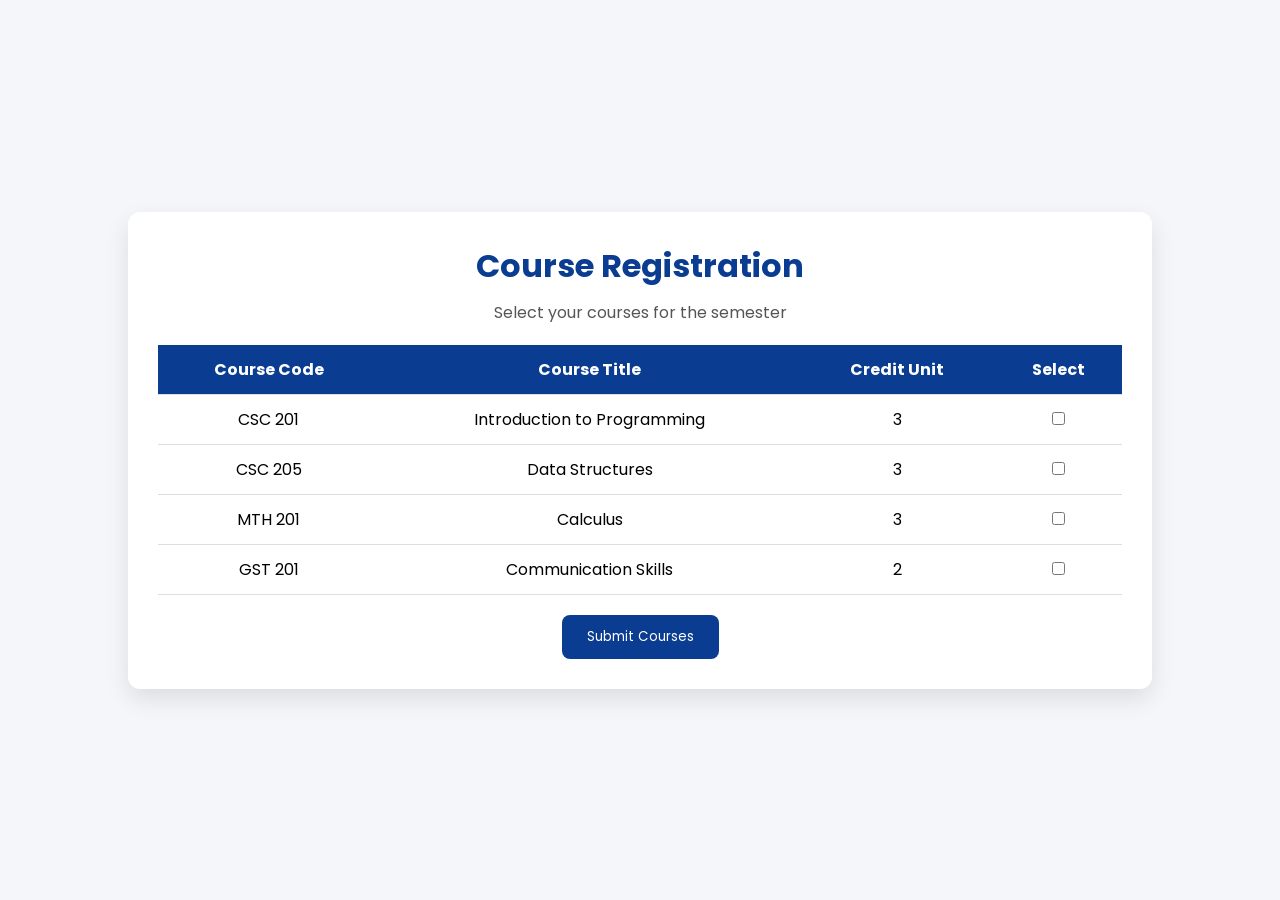
<file: courses.html>
<!DOCTYPE html>
<html lang="en">
<head>
<meta charset="UTF-8">
<meta name="viewport" content="width=device-width, initial-scale=1.0">
<title>Course Registration</title>

<link rel="stylesheet" href="courses.css">
<link href="https://fonts.googleapis.com/css2?family=Poppins:wght@300;400;500;600;700&display=swap" rel="stylesheet">
</head>

<body>

<div class="container">

    <h1>Course Registration</h1>
    <p>Select your courses for the semester</p>

    <table>

        <tr>
            <th>Course Code</th>
            <th>Course Title</th>
            <th>Credit Unit</th>
            <th>Select</th>
        </tr>

        <tr>
            <td>CSC 201</td>
            <td>Introduction to Programming</td>
            <td>3</td>
            <td><input type="checkbox"></td>
        </tr>

        <tr>
            <td>CSC 205</td>
            <td>Data Structures</td>
            <td>3</td>
            <td><input type="checkbox"></td>
        </tr>

        <tr>
            <td>MTH 201</td>
            <td>Calculus</td>
            <td>3</td>
            <td><input type="checkbox"></td>
        </tr>

        <tr>
            <td>GST 201</td>
            <td>Communication Skills</td>
            <td>2</td>
            <td><input type="checkbox"></td>
        </tr>

    </table>

    <button>Submit Courses</button>

</div>

</body>
</html>
</file>
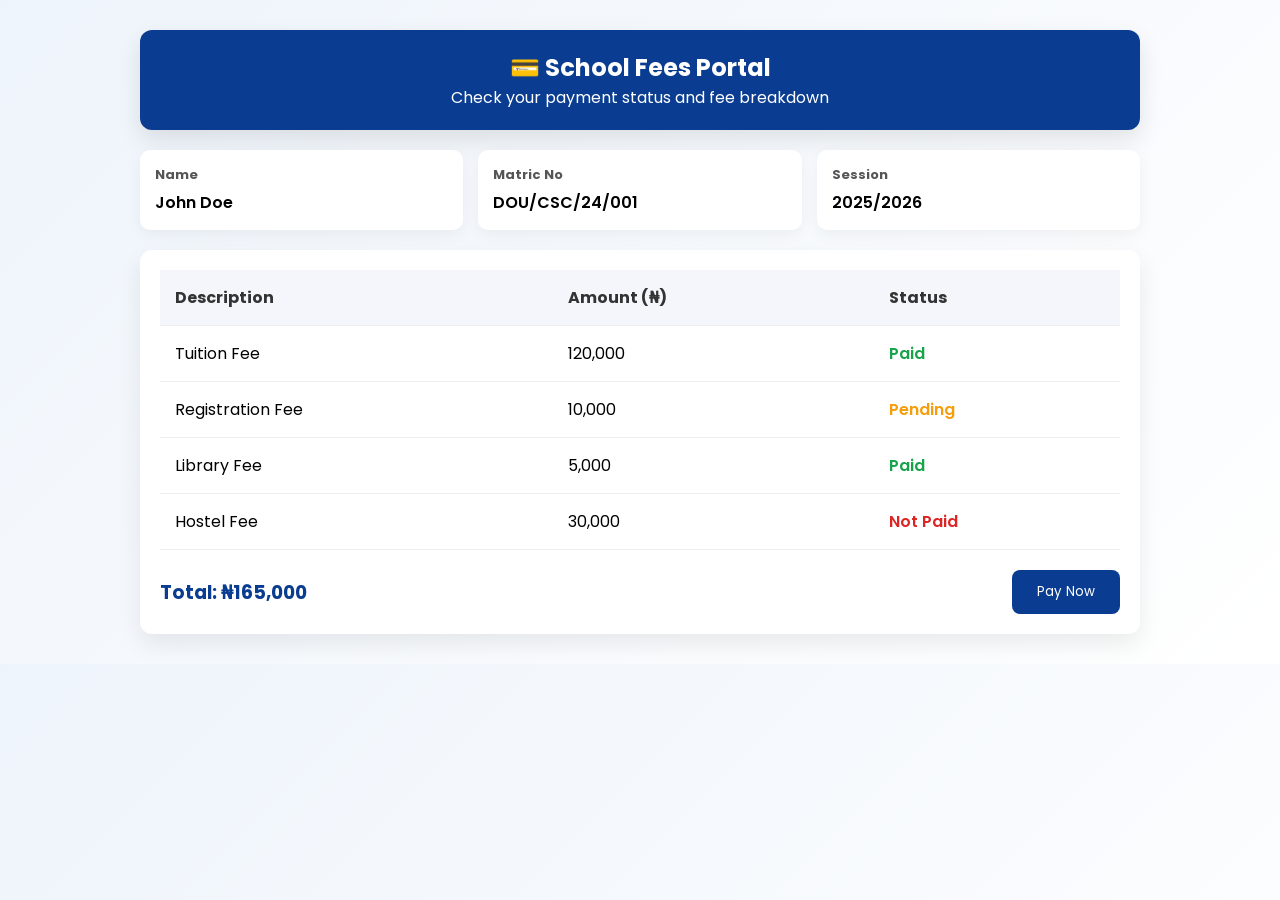
<file: fees.html>
<!DOCTYPE html>
<html lang="en">
<head>
<meta charset="UTF-8">
<meta name="viewport" content="width=device-width, initial-scale=1.0">
<title>Student Fees</title>

<link rel="stylesheet" href="fees.css">
<link href="https://fonts.googleapis.com/css2?family=Poppins:wght@300;400;500;600;700&display=swap" rel="stylesheet">
</head>

<body>

<div class="container">

    <div class="header">
        <h2>💳 School Fees Portal</h2>
        <p>Check your payment status and fee breakdown</p>
    </div>

    <div class="student-info">
        <div>
            <h4>Name</h4>
            <p>John Doe</p>
        </div>

        <div>
            <h4>Matric No</h4>
            <p>DOU/CSC/24/001</p>
        </div>

        <div>
            <h4>Session</h4>
            <p>2025/2026</p>
        </div>
    </div>

    <div class="fee-card">

        <table>
            <thead>
                <tr>
                    <th>Description</th>
                    <th>Amount (₦)</th>
                    <th>Status</th>
                </tr>
            </thead>

            <tbody>
                <tr>
                    <td>Tuition Fee</td>
                    <td>120,000</td>
                    <td><span class="paid">Paid</span></td>
                </tr>

                <tr>
                    <td>Registration Fee</td>
                    <td>10,000</td>
                    <td><span class="pending">Pending</span></td>
                </tr>

                <tr>
                    <td>Library Fee</td>
                    <td>5,000</td>
                    <td><span class="paid">Paid</span></td>
                </tr>

                <tr>
                    <td>Hostel Fee</td>
                    <td>30,000</td>
                    <td><span class="not-paid">Not Paid</span></td>
                </tr>
            </tbody>
        </table>

        <div class="total">
            <h3>Total: ₦165,000</h3>
            <button>Pay Now</button>
        </div>

    </div>

</div>

</body>
</html>
</file>
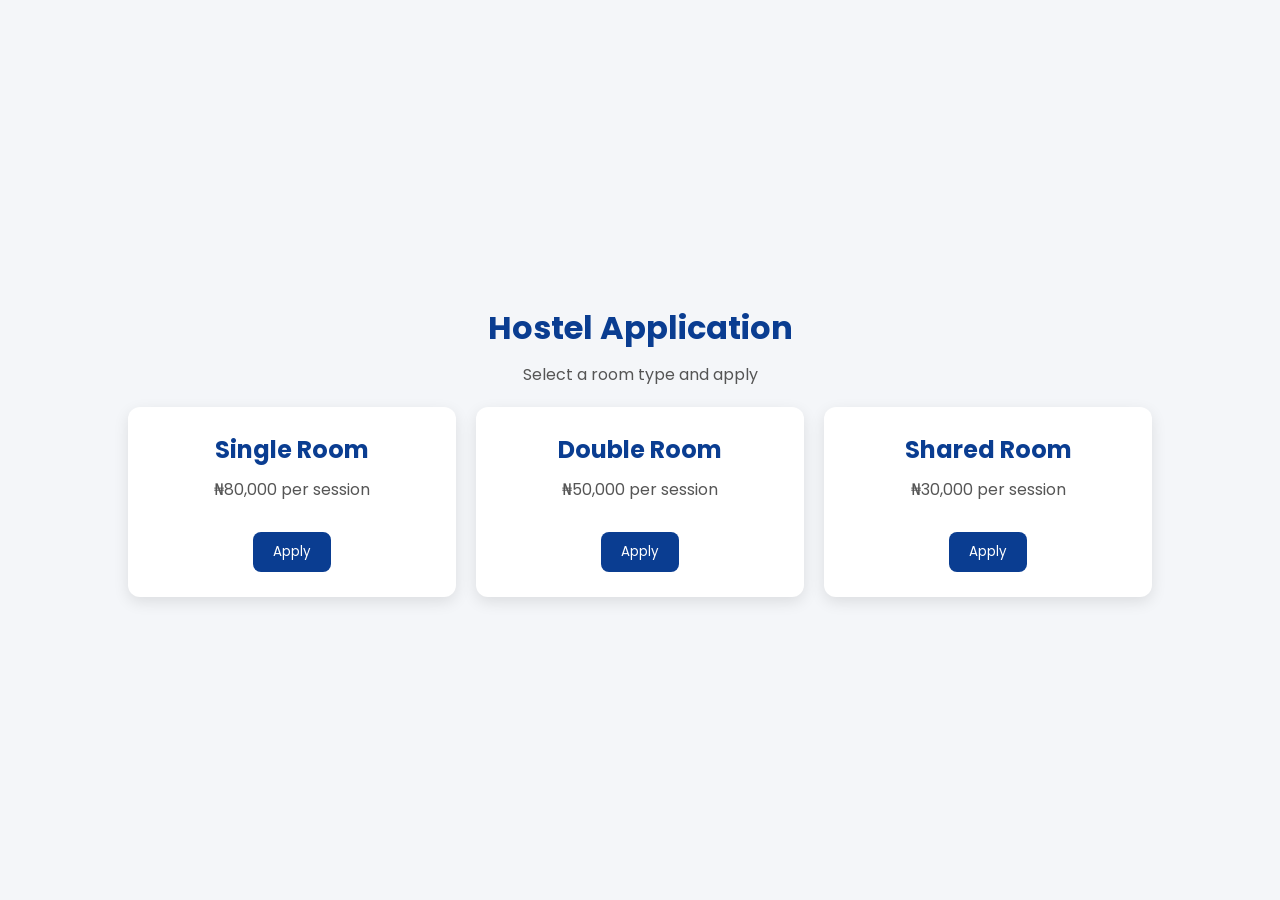
<file: hostel.html>
<!DOCTYPE html>
<html lang="en">
<head>
<meta charset="UTF-8">
<meta name="viewport" content="width=device-width, initial-scale=1.0">
<title>Hostel Application</title>

<link rel="stylesheet" href="hostel.css">
<link href="https://fonts.googleapis.com/css2?family=Poppins:wght@300;400;500;600;700&display=swap" rel="stylesheet">
</head>

<body>

<div class="container">

    <h1>Hostel Application</h1>
    <p>Select a room type and apply</p>

    <div class="cards">

        <div class="card">
            <h2>Single Room</h2>
            <p>₦80,000 per session</p>
            <button>Apply</button>
        </div>

        <div class="card">
            <h2>Double Room</h2>
            <p>₦50,000 per session</p>
            <button>Apply</button>
        </div>

        <div class="card">
            <h2>Shared Room</h2>
            <p>₦30,000 per session</p>
            <button>Apply</button>
        </div>

    </div>

</div>

</body>
</html>
</file>
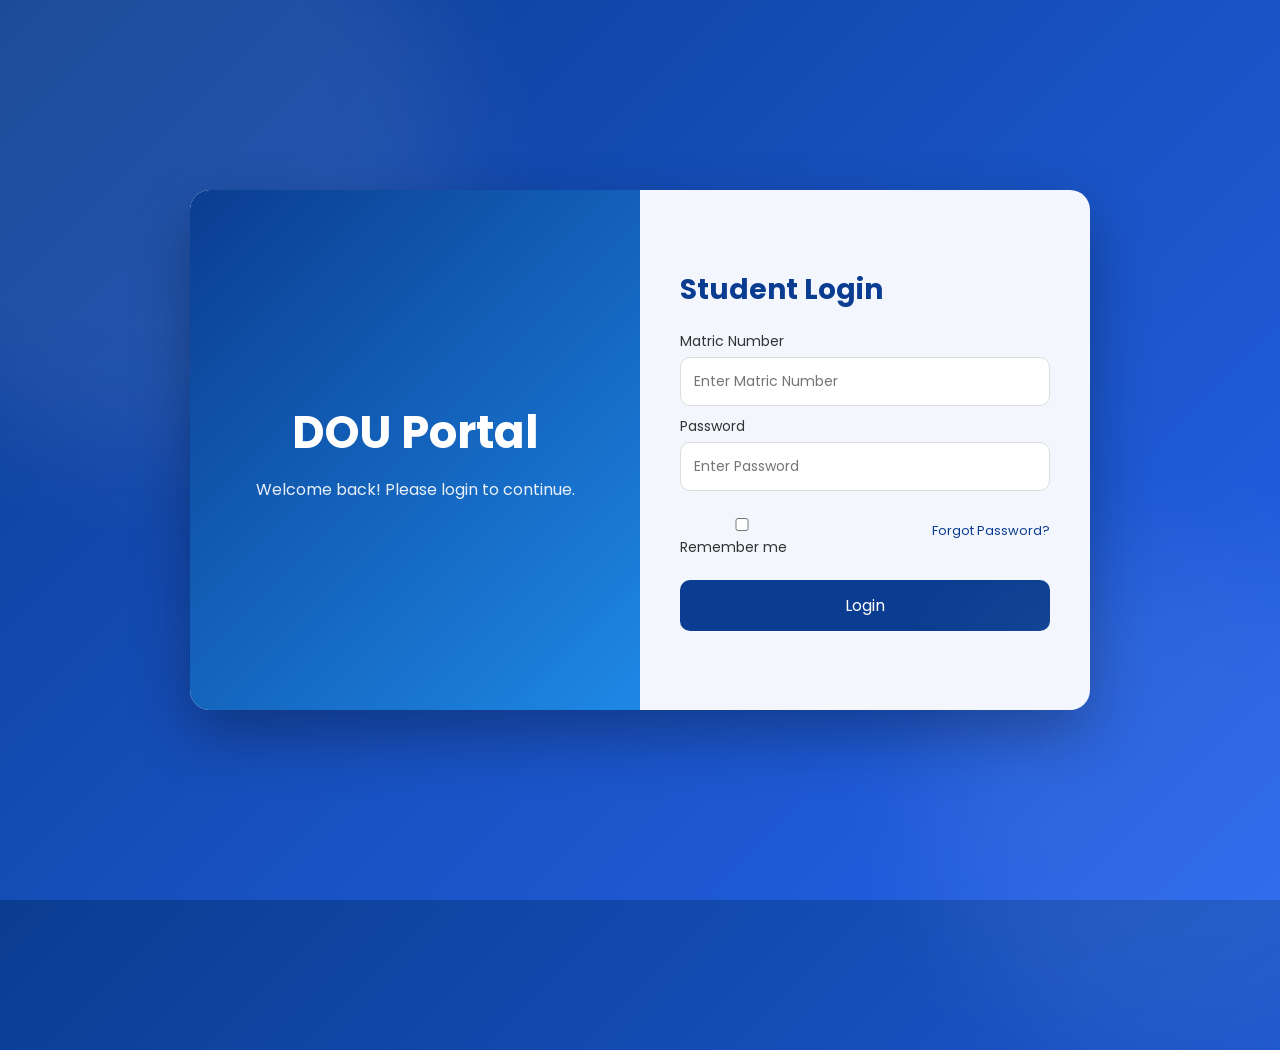
<file: login.html>
<!DOCTYPE html>
<html lang="en">
<head>
    <meta charset="UTF-8">
    <meta name="viewport" content="width=device-width, initial-scale=1.0">
    <title>DOU Login Portal</title>

    <link rel="stylesheet" href="login.css">

    <link href="https://fonts.googleapis.com/css2?family=Poppins:wght@300;400;500;600;700&display=swap" rel="stylesheet">
</head>

<body>

<div class="container">

    <div class="left">
        <h1>DOU Portal</h1>
        <p>Welcome back! Please login to continue.</p>
    </div>

    <div class="right">

        <form id="loginForm">

            <h2>Student Login</h2>

            <label>Matric Number</label>
            <input type="text" id="matric" placeholder="Enter Matric Number" required>

            <label>Password</label>
            <input type="password" id="password" placeholder="Enter Password" required>

            <div class="options">
                <label>
                    <input type="checkbox"> Remember me
                </label>

                <a href="#">Forgot Password?</a>
            </div>

            <button type="submit">Login</button>

        </form>

    </div>

</div>

<script src="login.js"></script>

</body>
</html>
</file>
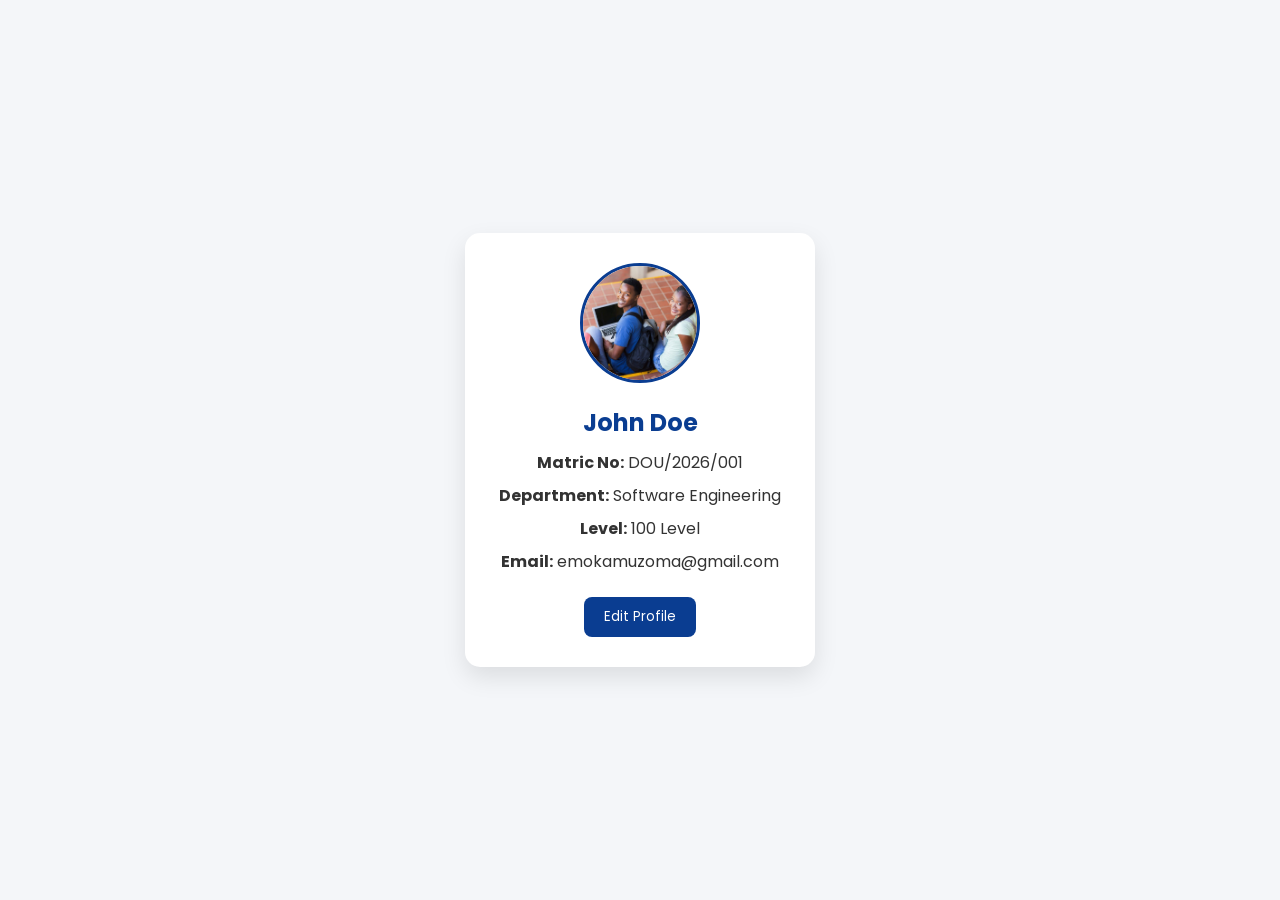
<file: profile.html>
<!DOCTYPE html>
<html lang="en">
<head>
<meta charset="UTF-8">
<meta name="viewport" content="width=device-width, initial-scale=1.0">
<title>Student Profile</title>

<link rel="stylesheet" href="profile.css">

<link href="https://fonts.googleapis.com/css2?family=Poppins:wght@300;400;500;600;700&display=swap" rel="stylesheet">
</head>

<body>

<div class="container">

    <div class="card">

        <img src="images/student.jpg" alt="Student Photo">

        <h2>John Doe</h2>

        <p><strong>Matric No:</strong> DOU/2026/001</p>
        <p><strong>Department:</strong> Software Engineering</p>
        <p><strong>Level:</strong> 100 Level</p>
        <p><strong>Email:</strong> emokamuzoma@gmail.com</p>

        <button>Edit Profile</button>

    </div>

</div>

</body>
</html>
</file>
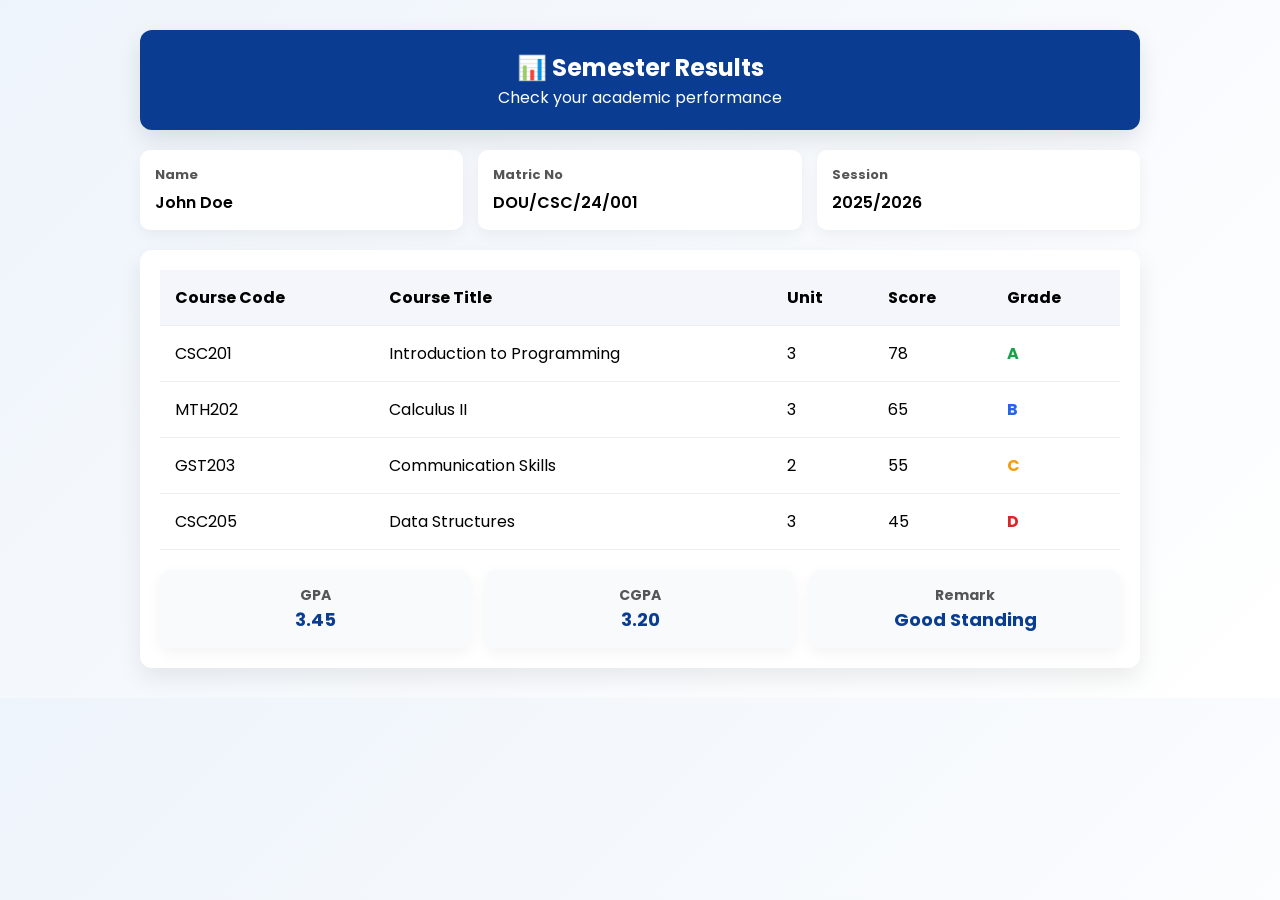
<file: results.html>
<!DOCTYPE html>
<html lang="en">
<head>
<meta charset="UTF-8">
<meta name="viewport" content="width=device-width, initial-scale=1.0">
<title>Student Results</title>

<link rel="stylesheet" href="results.css">
<link href="https://fonts.googleapis.com/css2?family=Poppins:wght@300;400;500;600;700&display=swap" rel="stylesheet">
</head>

<body>

<div class="container">

    <div class="header">
        <h2>📊 Semester Results</h2>
        <p>Check your academic performance</p>
    </div>

    <div class="student-info">

        <div>
            <h4>Name</h4>
            <p>John Doe</p>
        </div>

        <div>
            <h4>Matric No</h4>
            <p>DOU/CSC/24/001</p>
        </div>

        <div>
            <h4>Session</h4>
            <p>2025/2026</p>
        </div>

    </div>

    <div class="result-card">

        <table>

            <thead>
                <tr>
                    <th>Course Code</th>
                    <th>Course Title</th>
                    <th>Unit</th>
                    <th>Score</th>
                    <th>Grade</th>
                </tr>
            </thead>

            <tbody>
                <tr>
                    <td>CSC201</td>
                    <td>Introduction to Programming</td>
                    <td>3</td>
                    <td>78</td>
                    <td class="A">A</td>
                </tr>

                <tr>
                    <td>MTH202</td>
                    <td>Calculus II</td>
                    <td>3</td>
                    <td>65</td>
                    <td class="B">B</td>
                </tr>

                <tr>
                    <td>GST203</td>
                    <td>Communication Skills</td>
                    <td>2</td>
                    <td>55</td>
                    <td class="C">C</td>
                </tr>

                <tr>
                    <td>CSC205</td>
                    <td>Data Structures</td>
                    <td>3</td>
                    <td>45</td>
                    <td class="D">D</td>
                </tr>

            </tbody>

        </table>

        <div class="summary">
            <div class="box">
                <h3>GPA</h3>
                <p>3.45</p>
            </div>

            <div class="box">
                <h3>CGPA</h3>
                <p>3.20</p>
            </div>

            <div class="box">
                <h3>Remark</h3>
                <p>Good Standing</p>
            </div>
        </div>

    </div>

</div>

</body>
</html>
</file>
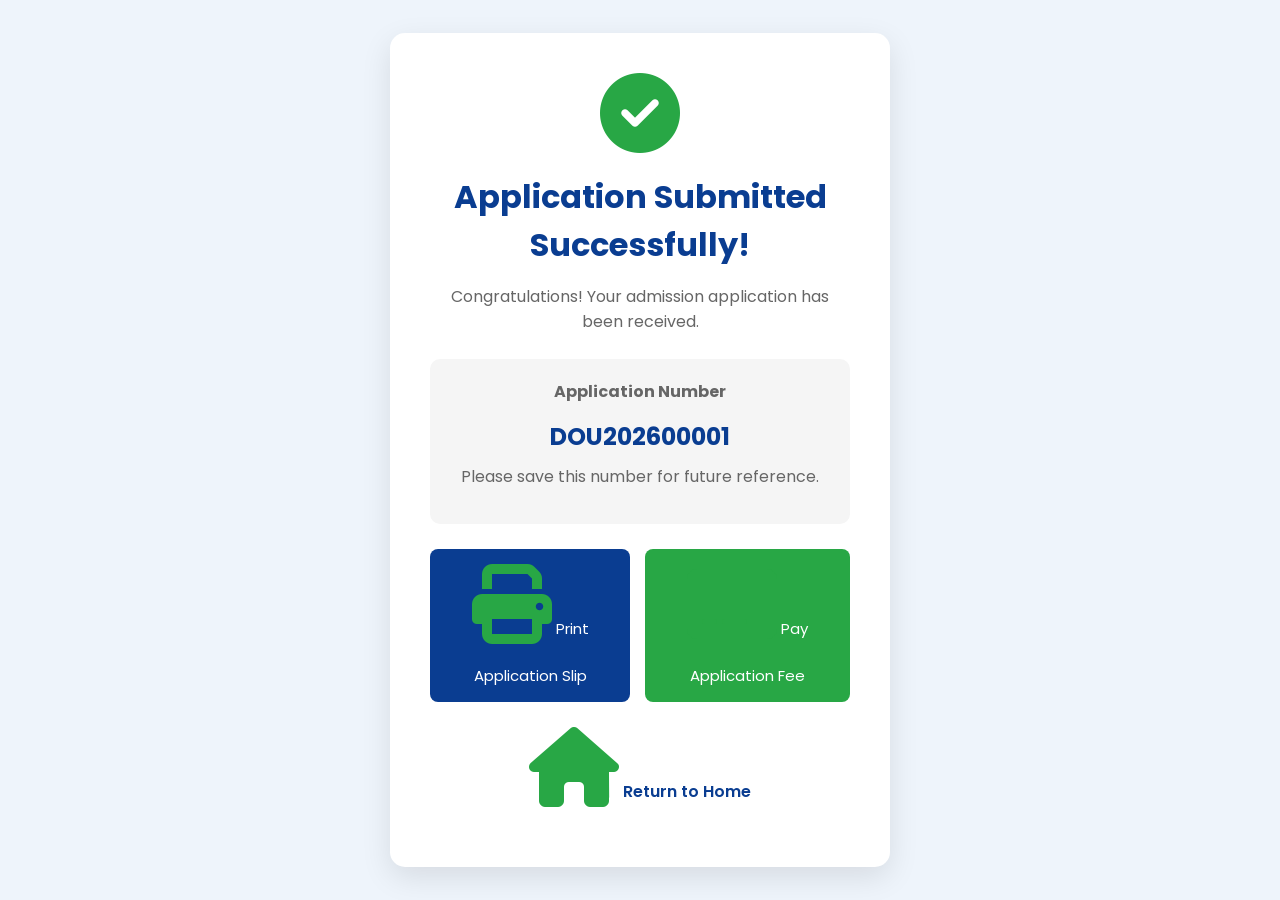
<file: success.html>
<!DOCTYPE html>
<html lang="en">
<head>
<meta charset="UTF-8">
<meta name="viewport" content="width=device-width, initial-scale=1.0">
<title>Application Submitted</title>

<link rel="stylesheet" href="success.css">

<link href="https://fonts.googleapis.com/css2?family=Poppins:wght@300;400;500;600;700&display=swap" rel="stylesheet">

<link rel="stylesheet"
href="https://cdnjs.cloudflare.com/ajax/libs/font-awesome/6.5.2/css/all.min.css">

</head>

<body>

<div class="success-box">

<i class="fa-solid fa-circle-check"></i>

<h1>Application Submitted Successfully!</h1>

<p>
Congratulations! Your admission application has been received.
</p>

<div class="details">

<p><strong>Application Number</strong></p>

<h2>DOU202600001</h2>

<p>Please save this number for future reference.</p>

</div>

<div class="buttons">

<a href="#">
<button class="print">
<i class="fa-solid fa-print"></i>
Print Application Slip
</button>
</a>

<a href="#">
<button class="pay">
<i class="fa-solid fa-credit-card"></i>
Pay Application Fee
</button>
</a>

</div>

<a href="index.html" class="home">
<i class="fa-solid fa-house"></i>
Return to Home
</a>

</div>

</body>
</html>
</file>
<file: courses.css>
*{
margin:0;
padding:0;
box-sizing:border-box;
font-family:Poppins,sans-serif;
}

body{
background:#f4f6f9;
display:flex;
justify-content:center;
align-items:center;
min-height:100vh;
}

.container{
background:white;
padding:30px;
border-radius:12px;
width:80%;
box-shadow:0 10px 25px rgba(0,0,0,0.1);
text-align:center;
}
button{
    transition:0.3s;
}
*{
    transition:all 0.2s ease-in-out;
}

button:hover{
    transform:scale(1.05);
}

h1{
color:#0a3d91;
margin-bottom:10px;
}

p{
margin-bottom:20px;
color:#555;
}

table{
width:100%;
border-collapse:collapse;
margin-bottom:20px;
}

th,td{
padding:12px;
border-bottom:1px solid #ddd;
text-align:center;
}

th{
background:#0a3d91;
color:white;
}

button{
padding:12px 25px;
background:#0a3d91;
color:white;
border:none;
border-radius:8px;
cursor:pointer;
transition:0.3s;
}

button:hover{
background:#062d6d;
}
</file>
<file: fees.css>
*{
    margin:0;
    padding:0;
    box-sizing:border-box;
    font-family:'Poppins',sans-serif;
}

body{
    background:linear-gradient(135deg,#eef4fb,#ffffff);
    padding:30px;
}

/* MAIN CONTAINER */
.container{
    max-width:1000px;
    margin:auto;
}

/* HEADER */
.header{
    background:#0a3d91;
    color:white;
    padding:20px;
    border-radius:12px;
    text-align:center;
    margin-bottom:20px;
    box-shadow:0 10px 25px rgba(0,0,0,0.1);
}

/* STUDENT INFO */
.student-info{
    display:flex;
    justify-content:space-between;
    gap:15px;
    margin-bottom:20px;
}

.student-info div{
    flex:1;
    background:white;
    padding:15px;
    border-radius:10px;
    box-shadow:0 5px 15px rgba(0,0,0,0.05);
}

.student-info h4{
    color:#555;
    font-size:13px;
}

.student-info p{
    font-weight:600;
    margin-top:5px;
}

/* FEE CARD */
.fee-card{
    background:white;
    padding:20px;
    border-radius:12px;
    box-shadow:0 10px 25px rgba(0,0,0,0.08);
}

/* TABLE */
table{
    width:100%;
    border-collapse:collapse;
}

th, td{
    padding:15px;
    text-align:left;
    border-bottom:1px solid #eee;
}

th{
    background:#f4f6fb;
    color:#333;
}

/* STATUS BADGES */
.paid{
    color:#16a34a;
    font-weight:600;
}

.pending{
    color:#f59e0b;
    font-weight:600;
}

.not-paid{
    color:#dc2626;
    font-weight:600;
}

/* TOTAL SECTION */
.total{
    margin-top:20px;
    display:flex;
    justify-content:space-between;
    align-items:center;
}

.total h3{
    color:#0a3d91;
}

button{
    background:#0a3d91;
    color:white;
    border:none;
    padding:12px 25px;
    border-radius:8px;
    cursor:pointer;
    transition:0.3s;
}

button:hover{
    background:#062d6d;
    transform:translateY(-3px);
}

/* RESPONSIVE */
@media(max-width:768px){
    .student-info{
        flex-direction:column;
    }

    table{
        font-size:14px;
    }

    .total{
        flex-direction:column;
        gap:10px;
    }
}
</file>
<file: hostel.css>
*{
margin:0;
padding:0;
box-sizing:border-box;
font-family:Poppins,sans-serif;
}

body{
background:#f4f6f9;
display:flex;
justify-content:center;
align-items:center;
min-height:100vh;
}

.container{
width:80%;
text-align:center;
}

h1{
color:#0a3d91;
margin-bottom:10px;
}

p{
margin-bottom:20px;
color:#555;
}

.cards{
display:grid;
grid-template-columns:repeat(auto-fit,minmax(200px,1fr));
gap:20px;
}

.card{
background:white;
padding:25px;
border-radius:12px;
box-shadow:0 5px 15px rgba(0,0,0,0.1);
transition:0.3s;
}

.card:hover{
transform:translateY(-8px);
}

.card h2{
color:#0a3d91;
margin-bottom:10px;
}
button{
    transition:0.3s;
}
*{
    transition:all 0.2s ease-in-out;
}
button:hover{
    transform:scale(1.05);
}

button{
margin-top:10px;
padding:10px 20px;
border:none;
background:#0a3d91;
color:white;
border-radius:8px;
cursor:pointer;
}

button:hover{
background:#062d6d;
}
</file>
<file: login.css>
*{
    margin:0;
    padding:0;
    box-sizing:border-box;
    font-family:'Poppins',sans-serif;
}

body{
    height:100vh;
    display:flex;
    justify-content:center;
    align-items:center;
    background:linear-gradient(135deg,#0a3d91,#2563eb);
    overflow:hidden;
}

/* floating background glow */
body::before{
    content:"";
    position:absolute;
    width:600px;
    height:600px;
    background:rgba(255,255,255,0.08);
    border-radius:50%;
    top:-150px;
    left:-150px;
    filter:blur(60px);
}

body::after{
    content:"";
    position:absolute;
    width:500px;
    height:500px;
    background:rgba(255,255,255,0.06);
    border-radius:50%;
    bottom:-150px;
    right:-150px;
    filter:blur(60px);
}

/* MAIN CONTAINER */
.container{
    width:900px;
    height:520px;
    display:flex;
    background:rgba(255,255,255,0.95);
    backdrop-filter:blur(10px);
    border-radius:20px;
    overflow:hidden;
    box-shadow:0 25px 60px rgba(0,0,0,0.3);
    animation:fadeIn 0.8s ease;
}

/* LEFT SIDE */
.left{
    flex:1;
    background:linear-gradient(135deg,#0a3d91,#1e88e5);
    color:white;
    display:flex;
    flex-direction:column;
    justify-content:center;
    align-items:center;
    padding:40px;
    text-align:center;
}

.left h1{
    font-size:45px;
    margin-bottom:10px;
    animation:slideLeft 1s ease;
}

.left p{
    font-size:16px;
    opacity:0.9;
    animation:slideLeft 1.2s ease;
}

/* RIGHT SIDE */
.right{
    flex:1;
    display:flex;
    justify-content:center;
    align-items:center;
    padding:40px;
}

/* FORM */
form{
    width:100%;
    animation:slideRight 0.8s ease;
}

form h2{
    margin-bottom:20px;
    color:#0a3d91;
    font-size:28px;
}

/* LABELS */
label{
    display:block;
    margin-top:10px;
    font-size:14px;
    color:#333;
}

/* INPUTS */
input{
    width:100%;
    padding:13px;
    margin-top:5px;
    border:1px solid #ddd;
    border-radius:10px;
    outline:none;
    transition:0.3s;
    font-size:14px;
}

input:focus{
    border-color:#0a3d91;
    box-shadow:0 0 10px rgba(10,61,145,0.2);
}

/* OPTIONS */
.options{
    display:flex;
    justify-content:space-between;
    align-items:center;
    margin:12px 0;
    font-size:13px;
}

.options a{
    text-decoration:none;
    color:#0a3d91;
}

/* BUTTON */
button{
    width:100%;
    padding:13px;
    background:#0a3d91;
    color:white;
    border:none;
    border-radius:10px;
    margin-top:10px;
    cursor:pointer;
    font-size:16px;
    transition:0.3s;
}

button:hover{
    background:#062d6d;
    transform:translateY(-3px);
    box-shadow:0 10px 20px rgba(0,0,0,0.2);
}

/* ANIMATIONS */
@keyframes fadeIn{
    from{opacity:0; transform:scale(0.95);}
    to{opacity:1; transform:scale(1);}
}

@keyframes slideLeft{
    from{opacity:0; transform:translateX(-40px);}
    to{opacity:1; transform:translateX(0);}
}

@keyframes slideRight{
    from{opacity:0; transform:translateX(40px);}
    to{opacity:1; transform:translateX(0);}
}

/* RESPONSIVE */
@media (max-width:768px){
    .container{
        flex-direction:column;
        width:90%;
        height:auto;
    }

    .left, .right{
        padding:30px;
    }
}
</file>
<file: profile.css>
*{
margin:0;
padding:0;
box-sizing:border-box;
font-family:Poppins,sans-serif;
}

body{
height:100vh;
display:flex;
justify-content:center;
align-items:center;
background:#f4f6f9;
}

.container{
width:100%;
display:flex;
justify-content:center;
align-items:center;
}

.card{
background:white;
width:350px;
padding:30px;
border-radius:15px;
text-align:center;
box-shadow:0 10px 25px rgba(0,0,0,0.1);
transition:0.3s;
}

.card:hover{
transform:translateY(-5px);
}

.card img{
width:120px;
height:120px;
border-radius:50%;
object-fit:cover;
margin-bottom:15px;
border:3px solid #0a3d91;
}

h2{
margin-bottom:10px;
color:#0a3d91;
}

p{
margin:8px 0;
color:#333;
}
button{
    transition:0.3s;
}
*{
    transition:all 0.2s ease-in-out;
}
button:hover{
    transform:scale(1.05);
}
button{
margin-top:15px;
padding:10px 20px;
border:none;
background:#0a3d91;
color:white;
border-radius:8px;
cursor:pointer;
transition:0.3s;
}

button:hover{
background:#062d6d;
}
</file>
<file: results.css>
*{
    margin:0;
    padding:0;
    box-sizing:border-box;
    font-family:'Poppins',sans-serif;
}

body{
    background:linear-gradient(135deg,#eef4fb,#ffffff);
    padding:30px;
}

/* CONTAINER */
.container{
    max-width:1000px;
    margin:auto;
}

/* HEADER */
.header{
    background:#0a3d91;
    color:white;
    padding:20px;
    border-radius:12px;
    text-align:center;
    margin-bottom:20px;
    box-shadow:0 10px 25px rgba(0,0,0,0.1);
}

/* STUDENT INFO */
.student-info{
    display:flex;
    justify-content:space-between;
    gap:15px;
    margin-bottom:20px;
}

.student-info div{
    flex:1;
    background:white;
    padding:15px;
    border-radius:10px;
    box-shadow:0 5px 15px rgba(0,0,0,0.05);
}

.student-info h4{
    font-size:13px;
    color:#555;
}

.student-info p{
    font-weight:600;
    margin-top:5px;
}

/* RESULT CARD */
.result-card{
    background:white;
    padding:20px;
    border-radius:12px;
    box-shadow:0 10px 25px rgba(0,0,0,0.08);
}

/* TABLE */
table{
    width:100%;
    border-collapse:collapse;
}

th, td{
    padding:15px;
    text-align:left;
    border-bottom:1px solid #eee;
}

th{
    background:#f4f6fb;
}

/* GRADES */
.A{ color:#16a34a; font-weight:700; }
.B{ color:#2563eb; font-weight:700; }
.C{ color:#f59e0b; font-weight:700; }
.D{ color:#dc2626; font-weight:700; }

/* SUMMARY */
.summary{
    display:flex;
    justify-content:space-between;
    margin-top:20px;
    gap:15px;
}

.box{
    flex:1;
    background:#f8fafc;
    padding:15px;
    border-radius:10px;
    text-align:center;
    box-shadow:0 5px 15px rgba(0,0,0,0.05);
}

.box h3{
    color:#555;
    font-size:14px;
}

.box p{
    font-size:18px;
    font-weight:700;
    color:#0a3d91;
}

/* RESPONSIVE */
@media(max-width:768px){
    .student-info,
    .summary{
        flex-direction:column;
    }
}
</file>
<file: success.css>
*{
margin:0;
padding:0;
box-sizing:border-box;
font-family:Poppins,sans-serif;
}

body{
background:#eef4fb;
display:flex;
justify-content:center;
align-items:center;
height:100vh;
}

.success-box{
background:#fff;
width:500px;
padding:40px;
border-radius:15px;
text-align:center;
box-shadow:0 10px 30px rgba(0,0,0,.1);
}

.success-box i{
font-size:80px;
color:#28a745;
margin-bottom:20px;
}

.success-box h1{
color:#0A3D91;
margin-bottom:15px;
}

.success-box p{
color:#666;
margin-bottom:15px;
}

.details{
background:#f5f5f5;
padding:20px;
border-radius:10px;
margin:25px 0;
}

.details h2{
color:#0A3D91;
margin:10px 0;
}

.buttons{
display:flex;
gap:15px;
margin-top:20px;
}

.buttons button{
flex:1;
padding:15px;
border:none;
border-radius:8px;
cursor:pointer;
color:#fff;
font-size:15px;
}

.print{
background:#0A3D91;
}

.pay{
background:#28a745;
}

.home{
display:block;
margin-top:25px;
text-decoration:none;
font-weight:600;
color:#0A3D91;
}
</file>
